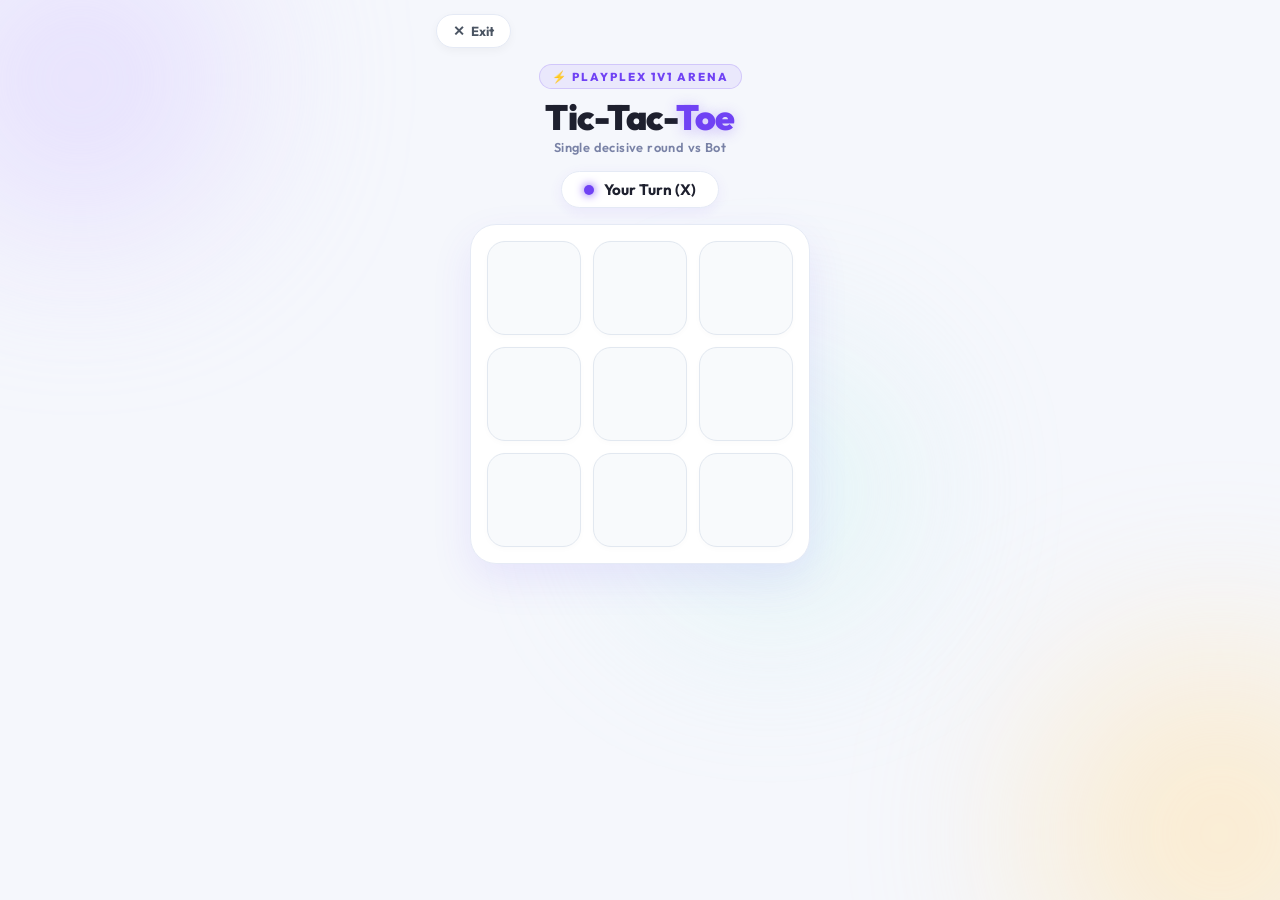
<file: index.html>
<!DOCTYPE html>
<html lang="en">

<head>
  <meta charset="UTF-8">
  <meta http-equiv="refresh" content="0; url=tictactoe/index.html">
  <title>PlayPlex Web Games</title>
</head>

<body
  style="background:#f5f7fc; color:#1e202e; font-family:'Outfit',sans-serif; display:flex; justify-content:center; align-items:center; height:100vh; margin:0;">
  <p>Loading PlayPlex Arena... <a href="tictactoe/index.html" style="color:#7042f4;">Click here if not redirected</a>
  </p>
</body>

</html>
</file>
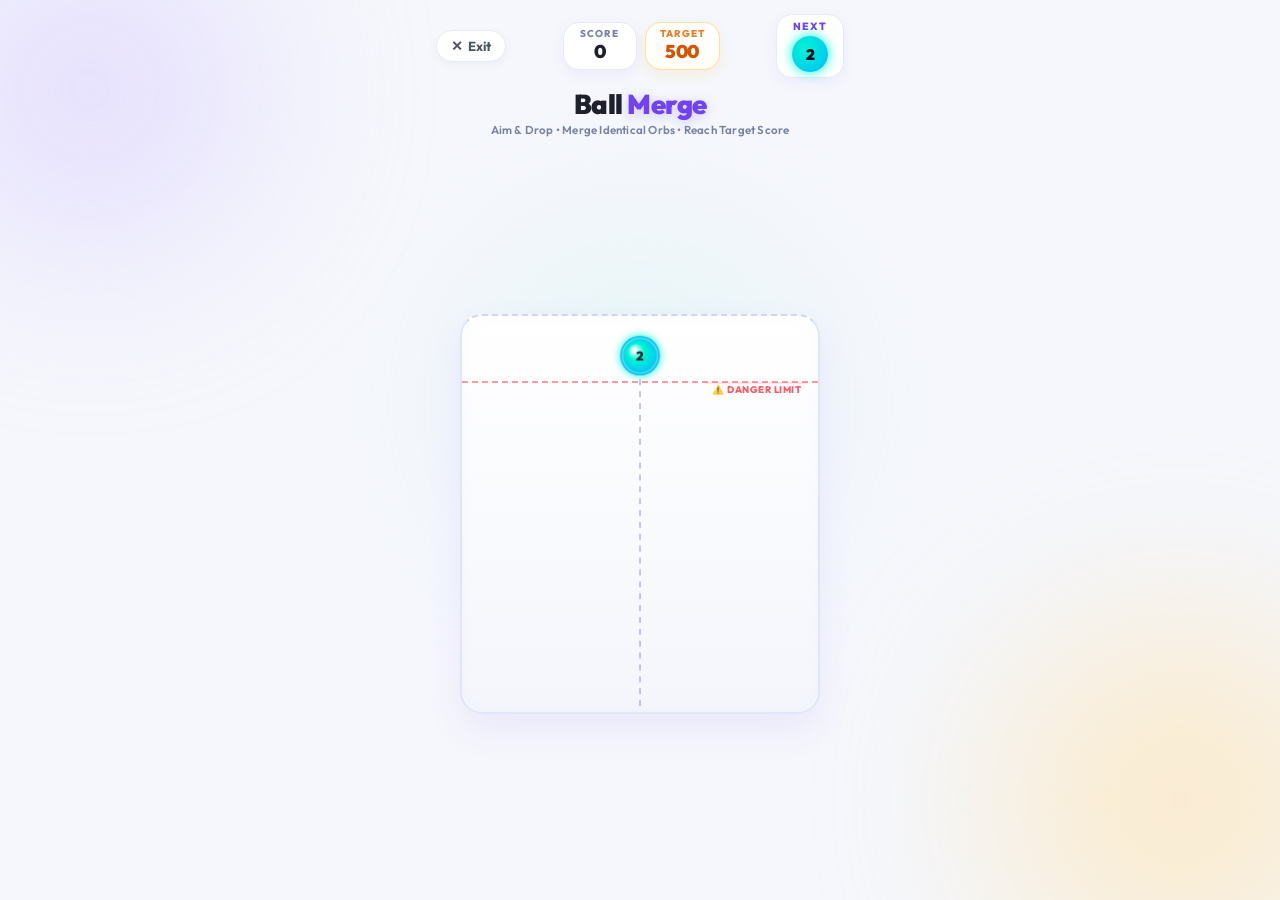
<file: ballmerge/index.html>
<!DOCTYPE html>
<html lang="en">

<head>
  <meta charset="UTF-8" />
  <meta name="viewport" content="width=device-width, initial-scale=1.0, maximum-scale=1.0, user-scalable=no" />
  <title>PlayPlex | Ball Merge 2048 Arena</title>
  <link rel="preconnect" href="https://fonts.googleapis.com" />
  <link rel="preconnect" href="https://fonts.gstatic.com" crossorigin />
  <link href="https://fonts.googleapis.com/css2?family=Outfit:wght@400;600;700;800;900&display=swap" rel="stylesheet" />
  <link rel="stylesheet" href="style.css" />
</head>

<body>
  <!-- Ambient Animated Background -->
  <div class="background-blobs">
    <div class="blob blob-1"></div>
    <div class="blob blob-2"></div>
    <div class="blob blob-3"></div>
  </div>

  <div class="app-container">
    <!-- Top Header & Navigation -->
    <header class="top-nav-bar">
      <button class="top-quit-btn" id="btnTopQuit" aria-label="Exit Game">
        <span class="quit-icon">✕</span>
        <span>Exit</span>
      </button>

      <div class="score-board">
        <div class="score-card">
          <span class="score-label">SCORE</span>
          <span class="score-val" id="currentScore">0</span>
        </div>
        <div class="score-card target-card">
          <span class="score-label">TARGET</span>
          <span class="score-val" id="targetScore">500</span>
        </div>
      </div>

      <!-- Next Ball Preview Indicator -->
      <div class="next-bubble-card" title="Next Ball">
        <span class="next-label">NEXT</span>
        <div class="next-preview-circle" id="nextBallPreview">
          <span id="nextBallText">2</span>
        </div>
      </div>
    </header>

    <!-- Game Title Banner -->
    <div class="game-meta-header">
      <div class="brand">
        <h1 class="game-title">Ball <span>Merge</span></h1>
        <p class="game-hint">Aim & Drop • Merge Identical Orbs • Reach Target Score</p>
      </div>
    </div>

    <!-- Physics Game Arena Canvas Wrapper -->
    <main class="game-arena-wrapper">
      <div class="arena-frame" id="arenaFrame">
        <canvas id="gameCanvas"></canvas>

        <!-- Danger Line Indicator -->
        <div class="danger-line" id="dangerLine">
          <span class="danger-label">⚠️ DANGER LIMIT</span>
        </div>
      </div>
    </main>

    <!-- Result / Game Over Modal Overlay -->
    <div class="modal-overlay" id="resultModal">
      <div class="modal-card">
        <div class="trophy-glow" id="modalGlow">🏆</div>
        <h2 class="modal-title" id="modalTitle">TARGET REACHED!</h2>
        <p class="modal-subtitle" id="modalSubtitle">Awesome match! You reached the target score.</p>

        <!-- Final Score Summary -->
        <div class="final-score-box">
          <div class="final-score-row">
            <span class="fs-label">Final Score</span>
            <span class="fs-value" id="modalFinalScore">0</span>
          </div>
          <div class="final-score-row">
            <span class="fs-label">Target Score</span>
            <span class="fs-value highlight" id="modalTargetScore">500</span>
          </div>
          <div class="final-score-row">
            <span class="fs-label">Highest Orb</span>
            <span class="fs-value" id="modalHighestOrb">64</span>
          </div>
        </div>

        <!-- Reward Badge (Dynamic Coin Credit) -->
        <div class="reward-box" id="rewardBox">
          <div class="coin-badge">
            <span class="coin-icon">🪙</span>
            <span class="coin-text" id="rewardText"></span>
          </div>
        </div>

        <div class="modal-actions" id="modalActions">
          <button class="action-btn btn-save" id="btnSavePoints">Save Points</button>
          <button class="action-btn btn-primary" id="btnPlayAgain">Play Again</button>
          <button class="action-btn btn-exit" id="btnExit">Exit Arena</button>
        </div>
      </div>
    </div>

    <!-- Celebration Confetti Overlay -->
    <canvas id="confettiCanvas"></canvas>
  </div>

  <script src="game.js"></script>
</body>

</html>
</file>
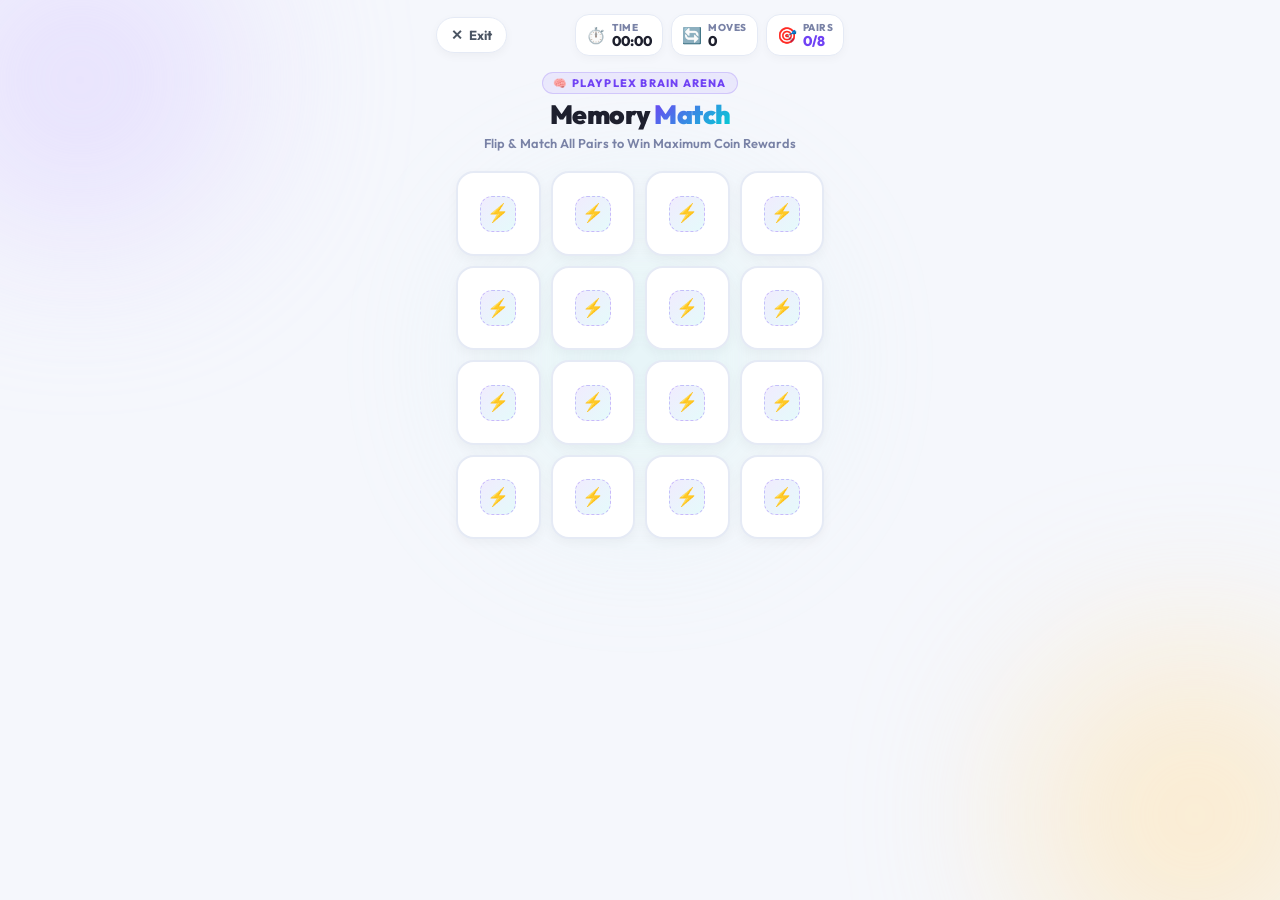
<file: memorymatch/index.html>
<!DOCTYPE html>
<html lang="en">

<head>
  <meta charset="UTF-8" />
  <meta name="viewport" content="width=device-width, initial-scale=1.0, maximum-scale=1.0, user-scalable=no" />
  <title>PlayPlex | Memory Match Arena</title>
  <link rel="preconnect" href="https://fonts.googleapis.com" />
  <link rel="preconnect" href="https://fonts.gstatic.com" crossorigin />
  <link href="https://fonts.googleapis.com/css2?family=Outfit:wght@400;600;700;800;900&display=swap" rel="stylesheet" />
  <link rel="stylesheet" href="style.css" />
</head>

<body>
  <!-- Ambient Animated Background -->
  <div class="background-blobs">
    <div class="blob blob-1"></div>
    <div class="blob blob-2"></div>
    <div class="blob blob-3"></div>
  </div>

  <div class="app-container">
    <!-- Top Navigation Bar with Exit / Quit Button & Dashboard -->
    <header class="top-nav-bar">
      <button class="top-quit-btn" id="btnTopQuit" aria-label="Exit Game">
        <span class="quit-icon">✕</span>
        <span>Exit</span>
      </button>

      <div class="stats-dashboard">
        <div class="stat-card timer-card">
          <span class="stat-icon">⏱️</span>
          <div class="stat-content">
            <span class="stat-label">TIME</span>
            <span class="stat-val" id="timeDisplay">00:00</span>
          </div>
        </div>

        <div class="stat-card moves-card">
          <span class="stat-icon">🔄</span>
          <div class="stat-content">
            <span class="stat-label">MOVES</span>
            <span class="stat-val" id="movesDisplay">0</span>
          </div>
        </div>

        <div class="stat-card pairs-card">
          <span class="stat-icon">🎯</span>
          <div class="stat-content">
            <span class="stat-label">PAIRS</span>
            <span class="stat-val" id="pairsDisplay">0/8</span>
          </div>
        </div>
      </div>
    </header>

    <!-- Header Banner -->
    <div class="game-meta-header">
      <div class="brand">
        <div class="game-badge">🧠 PLAYPLEX BRAIN ARENA</div>
        <h1 class="game-title">Memory <span>Match</span></h1>
        <p class="game-hint">Flip & Match All Pairs to Win Maximum Coin Rewards</p>
      </div>
    </div>

    <!-- Memory Card Grid Board -->
    <main class="grid-wrapper">
      <div class="cards-grid" id="cardsGrid">
        <!-- 16 Dynamic Memory Cards rendered via JavaScript -->
      </div>
    </main>

    <!-- Game Over / Victory Modal Overlay -->
    <div class="modal-overlay" id="resultModal">
      <div class="modal-card">
        <div class="trophy-glow" id="modalGlow">🏆</div>
        <h2 class="modal-title" id="modalTitle">PERFECT MATCH!</h2>
        <p class="modal-subtitle" id="modalSubtitle">You cleared all pairs with great memory!</p>

        <!-- Final Stats Summary -->
        <div class="final-score-box">
          <div class="final-score-row">
            <span class="fs-label">Time Taken</span>
            <span class="fs-value" id="modalFinalTime">00:45</span>
          </div>
          <div class="final-score-row">
            <span class="fs-label">Total Moves</span>
            <span class="fs-value" id="modalFinalMoves">16</span>
          </div>
          <div class="final-score-row">
            <span class="fs-label">Accuracy</span>
            <span class="fs-value highlight" id="modalAccuracy">100%</span>
          </div>
        </div>

        <!-- Reward Badge (Dynamic Coin Credit) -->
        <div class="reward-box" id="rewardBox">
          <div class="coin-badge">
            <span class="coin-icon">🪙</span>
            <span class="coin-text" id="rewardText">+100 Coins Earned</span>
          </div>
        </div>

        <!-- Action Buttons -->
        <div class="modal-actions" id="modalActions">
          <button class="action-btn btn-secondary" id="btnPlayAgain">Play Again</button>
          <button class="action-btn btn-save" id="btnSavePoints">Save Points</button>
          <button class="action-btn btn-exit" id="btnExit">Exit</button>
        </div>
      </div>
    </div>

    <!-- Canvas for Confetti Fireworks -->
    <canvas id="confettiCanvas"></canvas>
  </div>

  <script src="game.js"></script>
</body>

</html>
</file>
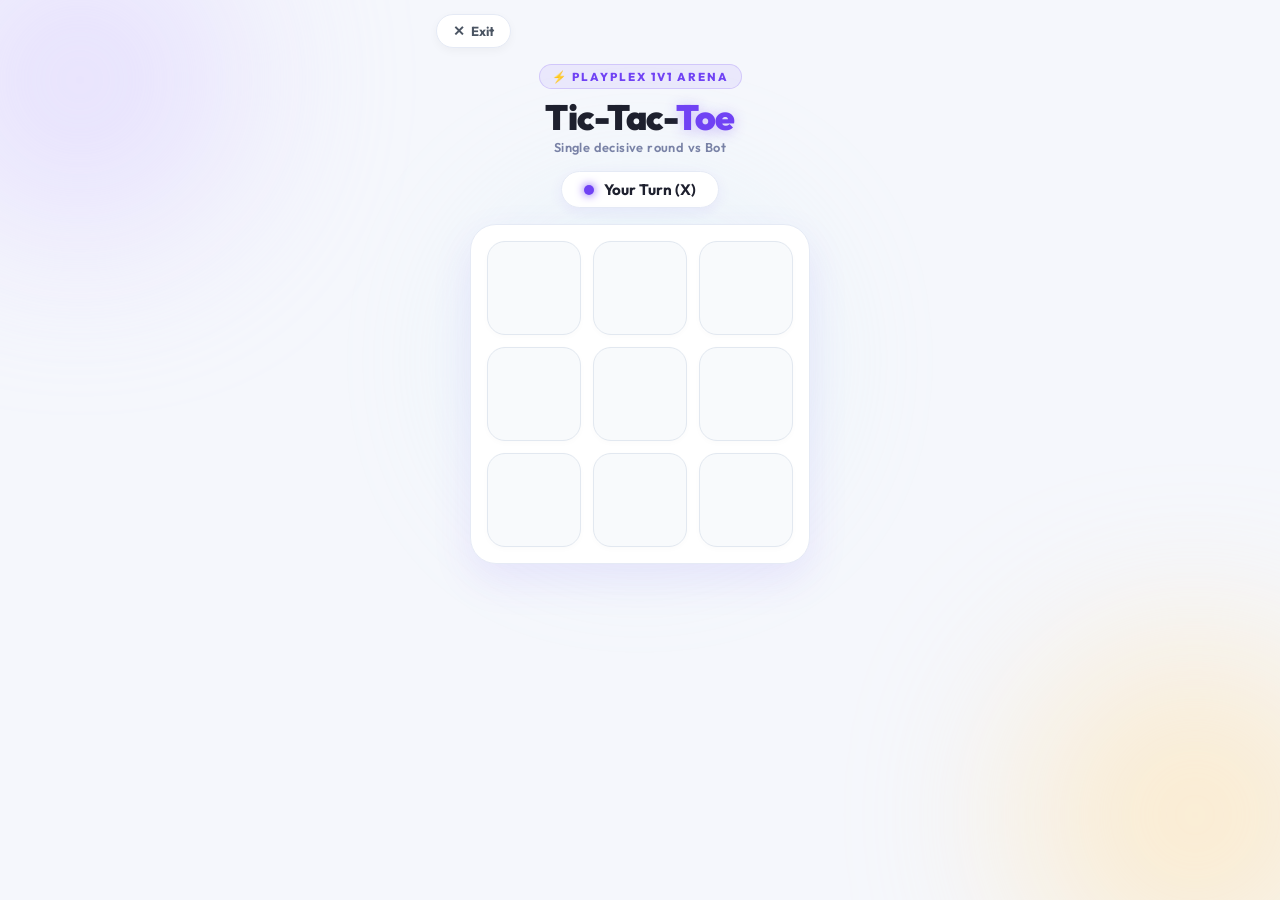
<file: tictactoe/index.html>
<!DOCTYPE html>
<html lang="en">

<head>
  <meta charset="UTF-8" />
  <meta name="viewport" content="width=device-width, initial-scale=1.0, maximum-scale=1.0, user-scalable=no" />
  <title>PlayPlex | Tic-Tac-Toe Arena</title>
  <link rel="preconnect" href="https://fonts.googleapis.com" />
  <link rel="preconnect" href="https://fonts.gstatic.com" crossorigin />
  <link href="https://fonts.googleapis.com/css2?family=Outfit:wght@400;600;700;800;900&display=swap" rel="stylesheet" />
  <link rel="stylesheet" href="style.css" />
</head>

<body>
  <div class="background-blobs">
    <div class="blob blob-1"></div>
    <div class="blob blob-2"></div>
    <div class="blob blob-3"></div>
  </div>

  <div class="app-container">
    <!-- Top Navigation Bar with Exit / Quit Button -->
    <div class="top-nav-bar">
      <button class="top-quit-btn" id="btnTopQuit" aria-label="Exit Game">
        <span class="quit-icon">✕</span>
        <span>Exit</span>
      </button>
    </div>

    <!-- Header -->
    <header class="game-header">
      <div class="brand">
        <div class="game-badge">⚡ PLAYPLEX 1V1 ARENA</div>
        <h1 class="game-title">Tic-Tac-<span>Toe</span></h1>
        <p class="game-hint">Single decisive round vs Bot</p>
      </div>
    </header>

    <!-- Turn Indicator -->
    <div class="turn-banner" id="turnBanner">
      <span class="turn-dot"></span>
      <span id="turnText">Your Turn (X)</span>
    </div>

    <!-- Game Board -->
    <main class="board-wrapper">
      <div class="board" id="board">
        <button class="cell" data-index="0" id="cell-0" aria-label="Cell 1"></button>
        <button class="cell" data-index="1" id="cell-1" aria-label="Cell 2"></button>
        <button class="cell" data-index="2" id="cell-2" aria-label="Cell 3"></button>
        <button class="cell" data-index="3" id="cell-3" aria-label="Cell 4"></button>
        <button class="cell" data-index="4" id="cell-4" aria-label="Cell 5"></button>
        <button class="cell" data-index="5" id="cell-5" aria-label="Cell 6"></button>
        <button class="cell" data-index="6" id="cell-6" aria-label="Cell 7"></button>
        <button class="cell" data-index="7" id="cell-7" aria-label="Cell 8"></button>
        <button class="cell" data-index="8" id="cell-8" aria-label="Cell 9"></button>

        <!-- Dynamic Win Strike Line -->
        <div class="strike-line" id="strikeLine"></div>
      </div>
    </main>

    <!-- Game Over Modal / Result Overlay -->
    <div class="modal-overlay" id="resultModal">
      <div class="modal-card">
        <div class="trophy-glow" id="modalGlow">🏆</div>
        <h2 class="modal-title" id="modalTitle">VICTORY!</h2>
        <p class="modal-subtitle" id="modalSubtitle">You defeated the Bot!</p>

        <div class="reward-box" id="rewardBox">
          <div class="coin-badge">
            <span class="coin-icon">🪙</span>
            <span class="coin-text" id="rewardText"></span>
          </div>
        </div>

        <div class="modal-actions" id="modalActions">
          <!-- Button dynamically rendered: Only appears if it's a DRAW to replay tiebreaker or on Defeat to play again -->
          <button class="action-btn btn-primary" id="btnReplayDraw" style="display: none;">Play Tiebreaker</button>
          <button class="action-btn btn-save" id="btnSavePoints">Save Points</button>
          <button class="action-btn btn-exit" id="btnExit">Exit</button>
        </div>
      </div>
    </div>

    <!-- Canvas for Celebratory Confetti -->
    <canvas id="confettiCanvas"></canvas>
  </div>

  <script src="game.js"></script>
</body>

</html>
</file>
<file: ballmerge/style.css>
:root {
  --bg-primary: #f5f7fc;
  --bg-secondary: #ffffff;
  --bg-glass: rgba(255, 255, 255, 0.92);
  --border-glass: rgba(112, 66, 244, 0.12);
  --border-card: #e5eaf5;
  --color-purple: #7042f4;
  --color-purple-dark: #582cd1;
  --color-purple-glow: rgba(112, 66, 244, 0.25);
  --color-cyan: #00d2d3;
  --color-cyan-glow: rgba(0, 210, 211, 0.3);
  --color-pink: #ff4757;
  --color-pink-glow: rgba(255, 71, 87, 0.3);
  --color-gold: #ffa502;
  --color-gold-glow: rgba(255, 165, 2, 0.3);
  --color-text: #1e202e;
  --color-muted: #7982a6;
  --font-family: 'Outfit', -apple-system, BlinkMacSystemFont, sans-serif;
  --border-radius: 20px;
}

* {
  margin: 0;
  padding: 0;
  box-sizing: border-box;
  -webkit-tap-highlight-color: transparent;
  user-select: none;
}

body {
  background-color: var(--bg-primary);
  font-family: var(--font-family);
  color: var(--color-text);
  min-height: 100vh;
  display: flex;
  justify-content: center;
  align-items: center;
  overflow-x: hidden;
  position: relative;
  touch-action: none;
}

/* Ambient animated background orbs */
.background-blobs {
  position: fixed;
  inset: 0;
  pointer-events: none;
  z-index: 0;
  overflow: hidden;
}

.blob {
  position: absolute;
  border-radius: 50%;
  filter: blur(85px);
  opacity: 0.55;
  animation: float 16s infinite alternate ease-in-out;
}

.blob-1 {
  width: 340px;
  height: 340px;
  background: #dcd0ff;
  top: -80px;
  left: -80px;
}

.blob-2 {
  width: 380px;
  height: 380px;
  background: #ffe3b0;
  bottom: -90px;
  right: -90px;
  animation-duration: 20s;
  animation-delay: -6s;
}

.blob-3 {
  width: 280px;
  height: 280px;
  background: #cbf3f0;
  top: 45%;
  left: 50%;
  transform: translate(-50%, -50%);
  opacity: 0.45;
}

@keyframes float {
  0% { transform: translate(0, 0) scale(1); }
  50% { transform: translate(45px, 35px) scale(1.12); }
  100% { transform: translate(-35px, 55px) scale(0.94); }
}

/* Main Mobile/App Container */
.app-container {
  position: relative;
  z-index: 1;
  width: 100%;
  max-width: 440px;
  min-height: 100vh;
  padding: 14px 16px 20px 16px;
  display: flex;
  flex-direction: column;
  justify-content: space-between;
  align-items: center;
  gap: 12px;
}

/* Top Navigation Bar */
.top-nav-bar {
  width: 100%;
  display: flex;
  justify-content: space-between;
  align-items: center;
  gap: 10px;
}

.top-quit-btn {
  background: #ffffff;
  border: 1.5px solid var(--border-card);
  box-shadow: 0 3px 10px rgba(0, 0, 0, 0.04);
  color: #4b5563;
  font-family: inherit;
  font-size: 0.82rem;
  font-weight: 700;
  padding: 6px 14px;
  border-radius: 18px;
  cursor: pointer;
  display: inline-flex;
  align-items: center;
  gap: 5px;
  transition: all 0.2s cubic-bezier(0.34, 1.56, 0.64, 1);
  outline: none;
}

.top-quit-btn .quit-icon {
  font-size: 0.85rem;
  font-weight: 900;
}

.top-quit-btn:hover {
  background: rgba(239, 68, 68, 0.1);
  border-color: rgba(239, 68, 68, 0.3);
  color: #ef4444;
  transform: translateY(-2px);
  box-shadow: 0 4px 14px rgba(239, 68, 68, 0.18);
}

.top-quit-btn:active {
  transform: scale(0.95);
}

/* Score Counters */
.score-board {
  display: flex;
  align-items: center;
  gap: 8px;
}

.score-card {
  background: #ffffff;
  border: 1.5px solid var(--border-card);
  border-radius: 16px;
  padding: 6px 14px;
  text-align: center;
  min-width: 74px;
  box-shadow: 0 4px 14px rgba(112, 66, 244, 0.07);
}

.score-label {
  display: block;
  font-size: 0.62rem;
  font-weight: 800;
  letter-spacing: 1px;
  color: var(--color-muted);
  line-height: 1;
  margin-bottom: 2px;
}

.score-val {
  font-size: 1.15rem;
  font-weight: 900;
  color: var(--color-text);
  letter-spacing: -0.3px;
}

.target-card {
  background: linear-gradient(180deg, #ffffff 0%, #fffdf5 100%);
  border-color: rgba(255, 165, 2, 0.35);
  box-shadow: 0 4px 14px rgba(255, 165, 2, 0.12);
}

.target-card .score-label {
  color: #e67e22;
}

.target-card .score-val {
  color: #d35400;
}

/* Next Ball Preview Bubble */
.next-bubble-card {
  background: #ffffff;
  border: 1.5px solid var(--border-card);
  border-radius: 16px;
  padding: 5px 12px;
  display: flex;
  flex-direction: column;
  align-items: center;
  justify-content: center;
  min-width: 68px;
  box-shadow: 0 4px 14px rgba(112, 66, 244, 0.07);
}

.next-label {
  font-size: 0.65rem;
  font-weight: 800;
  color: var(--color-purple);
  letter-spacing: 1.2px;
  margin-bottom: 3px;
}

.next-preview-circle {
  width: 36px;
  height: 36px;
  border-radius: 50%;
  background: radial-gradient(circle at 35% 35%, #00f5d4, #00bbf9);
  display: flex;
  align-items: center;
  justify-content: center;
  box-shadow: 0 2px 10px rgba(0, 210, 211, 0.4);
  font-size: 0.95rem;
  font-weight: 900;
  color: #0b0c1e;
  transition: all 0.2s cubic-bezier(0.34, 1.56, 0.64, 1);
}

/* Game Title Banner */
.game-meta-header {
  text-align: center;
  width: 100%;
}

.game-title {
  font-size: 1.7rem;
  font-weight: 900;
  letter-spacing: -0.5px;
  line-height: 1.1;
  color: var(--color-text);
}

.game-title span {
  color: var(--color-purple);
  text-shadow: 0 2px 12px var(--color-purple-glow);
}

.game-hint {
  font-size: 0.72rem;
  color: var(--color-muted);
  font-weight: 600;
  letter-spacing: 0.2px;
  margin-top: 2px;
}

/* Physics Arena Frame & Canvas */
.game-arena-wrapper {
  width: 100%;
  flex: 1;
  display: flex;
  justify-content: center;
  align-items: center;
  padding: 2px 0;
}

.arena-frame {
  position: relative;
  width: 100%;
  max-width: 360px;
  height: 400px;
  background: linear-gradient(180deg, #ffffff 0%, #f4f6fc 100%);
  border: 2px solid #e0e6f6;
  border-top: 2px dashed #cfd7ec;
  border-radius: 22px;
  box-shadow: 0 16px 36px rgba(112, 66, 244, 0.08), inset 0 0 20px rgba(112, 66, 244, 0.02);
  overflow: hidden;
  touch-action: none;
}

#gameCanvas {
  display: block;
  width: 100%;
  height: 100%;
  cursor: grab;
}

#gameCanvas:active {
  cursor: grabbing;
}

/* Danger Line */
.danger-line {
  position: absolute;
  top: 65px;
  left: 0;
  right: 0;
  height: 2px;
  border-top: 2px dashed rgba(255, 71, 87, 0.55);
  pointer-events: none;
  display: flex;
  justify-content: flex-end;
  padding-right: 10px;
  z-index: 10;
  transition: all 0.3s ease;
}

.danger-label {
  font-size: 0.6rem;
  font-weight: 800;
  color: var(--color-pink);
  background: rgba(255, 71, 87, 0.12);
  padding: 1px 7px;
  border-radius: 8px;
  transform: translateY(-50%);
  letter-spacing: 0.5px;
  opacity: 0.9;
}

.danger-line.active-danger {
  border-top-color: #ff4757;
  animation: dangerPulse 0.8s infinite alternate;
}

@keyframes dangerPulse {
  0% { opacity: 0.7; filter: drop-shadow(0 0 4px #ff4757); }
  100% { opacity: 1; filter: drop-shadow(0 0 12px #ff4757); }
}

/* Modal Overlay */
.modal-overlay {
  position: fixed;
  inset: 0;
  background: rgba(18, 20, 36, 0.55);
  backdrop-filter: blur(8px);
  z-index: 100;
  display: flex;
  justify-content: center;
  align-items: center;
  padding: 20px;
  opacity: 0;
  pointer-events: none;
  transition: all 0.35s cubic-bezier(0.16, 1, 0.3, 1);
}

.modal-overlay.active {
  opacity: 1;
  pointer-events: auto;
}

.modal-card {
  background: #ffffff;
  border: 1.5px solid var(--border-card);
  border-radius: 28px;
  width: 100%;
  max-width: 325px;
  padding: 28px 22px;
  text-align: center;
  box-shadow: 0 25px 60px rgba(112, 66, 244, 0.22);
  transform: scale(0.85) translateY(20px);
  transition: all 0.35s cubic-bezier(0.34, 1.56, 0.64, 1);
}

.modal-overlay.active .modal-card {
  transform: scale(1) translateY(0);
}

.modal-overlay.card-hidden .modal-card {
  opacity: 0;
  transform: scale(0.8) translateY(20px);
  pointer-events: none;
  transition: opacity 0.3s ease, transform 0.3s ease;
}

.trophy-glow {
  font-size: 3.2rem;
  margin-bottom: 6px;
  animation: bounceGlow 1.6s infinite alternate ease-in-out;
}

@keyframes bounceGlow {
  0% { transform: translateY(0) scale(1); filter: drop-shadow(0 0 10px rgba(255, 165, 2, 0.4)); }
  100% { transform: translateY(-7px) scale(1.08); filter: drop-shadow(0 0 24px rgba(255, 165, 2, 0.8)); }
}

.modal-title {
  font-size: 1.7rem;
  font-weight: 900;
  letter-spacing: 0.5px;
  margin-bottom: 3px;
  color: var(--color-text);
}

.modal-subtitle {
  color: var(--color-muted);
  font-size: 0.85rem;
  margin-bottom: 16px;
  line-height: 1.35;
}

.final-score-box {
  background: #f8fafc;
  border: 1.5px solid #e2e8f0;
  border-radius: 16px;
  padding: 12px 16px;
  margin-bottom: 14px;
  display: flex;
  flex-direction: column;
  gap: 8px;
}

.final-score-row {
  display: flex;
  justify-content: space-between;
  align-items: center;
}

.fs-label {
  font-size: 0.82rem;
  font-weight: 700;
  color: var(--color-muted);
}

.fs-value {
  font-size: 1.05rem;
  font-weight: 900;
  color: var(--color-text);
}

.fs-value.highlight {
  color: var(--color-purple);
}

.reward-box {
  background: #fff9eb;
  border: 1.5px solid #fed7aa;
  border-radius: 16px;
  padding: 10px 14px;
  margin-bottom: 18px;
  display: flex;
  justify-content: center;
  align-items: center;
}

.coin-badge {
  display: flex;
  align-items: center;
  gap: 6px;
  color: #d97706;
  font-weight: 800;
  font-size: 1.05rem;
}

.modal-actions {
  display: flex;
  flex-direction: column;
  gap: 9px;
  width: 100%;
}

.action-btn {
  width: 100%;
  border: none;
  font-family: inherit;
  font-size: 0.95rem;
  font-weight: 800;
  padding: 12px;
  border-radius: 15px;
  cursor: pointer;
  transition: all 0.2s ease;
  display: flex;
  align-items: center;
  justify-content: center;
  gap: 7px;
}

.btn-save {
  background: linear-gradient(135deg, #ffbe18, #ff9f1a);
  color: #ffffff;
  box-shadow: 0 4px 16px rgba(255, 159, 26, 0.35);
}

.btn-save:hover {
  transform: translateY(-2px);
  box-shadow: 0 6px 20px rgba(255, 159, 26, 0.5);
}

.btn-primary {
  background: linear-gradient(135deg, #7042f4, #582cd1);
  color: #ffffff;
  box-shadow: 0 4px 16px rgba(112, 66, 244, 0.35);
}

.btn-primary:hover {
  transform: translateY(-2px);
  box-shadow: 0 6px 20px rgba(112, 66, 244, 0.5);
}

.btn-exit {
  background: #f1f5f9;
  color: #475569;
  border: 1.5px solid #e2e8f0;
}

.btn-exit:hover {
  background: rgba(239, 68, 68, 0.12);
  border-color: rgba(239, 68, 68, 0.3);
  color: #ef4444;
  transform: translateY(-2px);
}

.btn-save:active,
.btn-primary:active,
.btn-exit:active {
  transform: scale(0.96);
}

#confettiCanvas {
  position: fixed;
  inset: 0;
  pointer-events: none;
  z-index: 99;
}
</file>
<file: memorymatch/style.css>
:root {
  --bg-primary: #f5f7fc;
  --bg-secondary: #ffffff;
  --bg-glass: rgba(255, 255, 255, 0.95);
  --border-glass: #e5eaf5;
  --border-card: #e5eaf5;
  --color-primary: #7042f4;
  --color-primary-glow: rgba(112, 66, 244, 0.25);
  --color-accent: #00d2d3;
  --color-accent-glow: rgba(0, 210, 211, 0.25);
  --color-gold: #ffa502;
  --color-gold-glow: rgba(255, 165, 2, 0.3);
  --color-success: #10b981;
  --color-success-glow: rgba(16, 185, 129, 0.25);
  --color-danger: #ef4444;
  --color-text: #1e202e;
  --color-muted: #7982a6;
  --font-family: 'Outfit', -apple-system, BlinkMacSystemFont, sans-serif;
  --border-radius: 18px;
}

* {
  margin: 0;
  padding: 0;
  box-sizing: border-box;
  -webkit-tap-highlight-color: transparent;
  user-select: none;
}

body {
  background-color: var(--bg-primary);
  font-family: var(--font-family);
  color: var(--color-text);
  min-height: 100vh;
  display: flex;
  justify-content: center;
  align-items: center;
  overflow-x: hidden;
  position: relative;
}

/* Background animated glow blobs */
.background-blobs {
  position: fixed;
  inset: 0;
  pointer-events: none;
  z-index: 0;
  overflow: hidden;
}

.blob {
  position: absolute;
  border-radius: 50%;
  filter: blur(85px);
  opacity: 0.55;
  animation: float 14s infinite alternate ease-in-out;
}

.blob-1 {
  width: 320px;
  height: 320px;
  background: #dcd0ff;
  top: -80px;
  left: -80px;
}

.blob-2 {
  width: 350px;
  height: 350px;
  background: #ffe3b0;
  bottom: -90px;
  right: -90px;
  animation-duration: 18s;
  animation-delay: -5s;
}

.blob-3 {
  width: 260px;
  height: 260px;
  background: #cbf3f0;
  top: 40%;
  left: 50%;
  transform: translate(-50%, -50%);
  opacity: 0.45;
}

@keyframes float {
  0% { transform: translate(0, 0) scale(1); }
  50% { transform: translate(40px, 30px) scale(1.1); }
  100% { transform: translate(-30px, 50px) scale(0.95); }
}

/* Main Container */
.app-container {
  position: relative;
  z-index: 1;
  width: 100%;
  max-width: 440px;
  min-height: 100vh;
  padding: 14px 16px 24px 16px;
  display: flex;
  flex-direction: column;
  justify-content: flex-start;
  align-items: center;
  gap: 12px;
}

/* Top Navigation Bar & Dashboard */
.top-nav-bar {
  width: 100%;
  display: flex;
  justify-content: space-between;
  align-items: center;
  gap: 10px;
}

.top-quit-btn {
  background: #ffffff;
  border: 1.5px solid var(--border-card);
  box-shadow: 0 3px 10px rgba(0, 0, 0, 0.04);
  color: #4b5563;
  font-family: inherit;
  font-size: 0.82rem;
  font-weight: 700;
  padding: 8px 14px;
  border-radius: 20px;
  cursor: pointer;
  display: inline-flex;
  align-items: center;
  gap: 6px;
  transition: all 0.2s cubic-bezier(0.34, 1.56, 0.64, 1);
  outline: none;
  flex-shrink: 0;
}

.top-quit-btn .quit-icon {
  font-size: 0.85rem;
  font-weight: 900;
}

.top-quit-btn:hover {
  background: rgba(239, 68, 68, 0.1);
  border-color: rgba(239, 68, 68, 0.3);
  color: #ef4444;
  transform: translateY(-2px);
  box-shadow: 0 4px 14px rgba(239, 68, 68, 0.18);
}

.top-quit-btn:active {
  transform: scale(0.95);
}

/* Stats Dashboard */
.stats-dashboard {
  display: flex;
  align-items: center;
  gap: 8px;
}

.stat-card {
  background: #ffffff;
  border: 1.5px solid var(--border-card);
  border-radius: 14px;
  padding: 6px 10px;
  display: flex;
  align-items: center;
  gap: 6px;
  box-shadow: 0 3px 10px rgba(0, 0, 0, 0.03);
}

.stat-icon {
  font-size: 1rem;
}

.stat-content {
  display: flex;
  flex-direction: column;
}

.stat-label {
  font-size: 0.62rem;
  font-weight: 800;
  color: var(--color-muted);
  letter-spacing: 0.5px;
}

.stat-val {
  font-size: 0.88rem;
  font-weight: 800;
  color: var(--color-text);
  line-height: 1.1;
}

.stat-card.pairs-card .stat-val {
  color: var(--color-primary);
}

/* Game Meta Header */
.game-meta-header {
  width: 100%;
  text-align: center;
  margin-top: 4px;
  margin-bottom: 2px;
}

.brand {
  display: flex;
  flex-direction: column;
  align-items: center;
  gap: 4px;
}

.game-badge {
  font-size: 0.68rem;
  font-weight: 800;
  letter-spacing: 1.2px;
  color: var(--color-primary);
  background: rgba(112, 66, 244, 0.08);
  padding: 3px 10px;
  border-radius: 20px;
  border: 1px solid rgba(112, 66, 244, 0.2);
  display: inline-block;
}

.game-title {
  font-size: 1.65rem;
  font-weight: 900;
  letter-spacing: -0.5px;
  color: var(--color-text);
}

.game-title span {
  color: var(--color-primary);
  background: linear-gradient(135deg, #7042f4, #00d2d3);
  -webkit-background-clip: text;
  -webkit-text-fill-color: transparent;
}

.game-hint {
  font-size: 0.8rem;
  font-weight: 600;
  color: var(--color-muted);
}

/* Cards Grid Board Wrapper */
.grid-wrapper {
  width: 100%;
  max-width: 380px;
  margin: 0 auto;
  aspect-ratio: 1 / 1;
  display: flex;
  justify-content: center;
  align-items: center;
}

.cards-grid {
  width: 100%;
  height: 100%;
  display: grid;
  grid-template-columns: repeat(4, 1fr);
  grid-template-rows: repeat(4, 1fr);
  gap: 10px;
  padding: 6px;
}

/* 3D Flip Card Component */
.card {
  perspective: 1000px;
  cursor: pointer;
  position: relative;
  background: transparent;
  border: none;
  outline: none;
  border-radius: var(--border-radius);
  aspect-ratio: 1 / 1;
}

.card-inner {
  position: relative;
  width: 100%;
  height: 100%;
  text-align: center;
  transition: transform 0.45s cubic-bezier(0.34, 1.56, 0.64, 1);
  transform-style: preserve-3d;
  border-radius: var(--border-radius);
}

.card.flipped .card-inner,
.card.matched .card-inner {
  transform: rotateY(180deg);
}

.card-front,
.card-back {
  position: absolute;
  inset: 0;
  width: 100%;
  height: 100%;
  backface-visibility: hidden;
  border-radius: var(--border-radius);
  display: flex;
  justify-content: center;
  align-items: center;
  transition: all 0.25s ease;
}

/* Card Front (Face Down - Hidden) */
.card-front {
  background: #ffffff;
  border: 2px solid var(--border-card);
  box-shadow: 0 4px 12px rgba(0, 0, 0, 0.04), inset 0 0 0 1px rgba(255, 255, 255, 0.8);
  color: var(--color-muted);
}

.card-pattern {
  width: 36px;
  height: 36px;
  border-radius: 12px;
  background: linear-gradient(135deg, rgba(112, 66, 244, 0.1), rgba(0, 210, 211, 0.1));
  border: 1.5px dashed rgba(112, 66, 244, 0.3);
  display: flex;
  justify-content: center;
  align-items: center;
  font-size: 1.1rem;
  color: var(--color-primary);
  transition: transform 0.2s cubic-bezier(0.34, 1.56, 0.64, 1);
}

.card:hover:not(.flipped):not(.matched) .card-front {
  border-color: rgba(112, 66, 244, 0.4);
  transform: translateY(-2px);
  box-shadow: 0 8px 20px rgba(112, 66, 244, 0.12);
}

.card:hover:not(.flipped):not(.matched) .card-pattern {
  transform: scale(1.1);
}

.card:active:not(.flipped):not(.matched) .card-inner {
  transform: scale(0.94);
}

/* Card Back (Face Up - Revealed Icon) */
.card-back {
  background: #ffffff;
  border: 2px solid var(--border-card);
  transform: rotateY(180deg);
  box-shadow: 0 6px 16px rgba(0, 0, 0, 0.06);
  font-size: 2.1rem;
}

/* Matched Card Style */
.card.matched .card-back {
  background: #f0fdf4;
  border-color: var(--color-success);
  box-shadow: 0 0 16px var(--color-success-glow);
  animation: matchPulse 0.45s cubic-bezier(0.34, 1.56, 0.64, 1);
}

@keyframes matchPulse {
  0% { transform: rotateY(180deg) scale(0.9); }
  50% { transform: rotateY(180deg) scale(1.12); }
  100% { transform: rotateY(180deg) scale(1); }
}

/* Mismatched Shake Animation */
.card.shake .card-inner {
  animation: shakeCard 0.4s ease;
}

@keyframes shakeCard {
  0%, 100% { transform: rotateY(180deg) translateX(0); }
  25% { transform: rotateY(180deg) translateX(-5px); }
  75% { transform: rotateY(180deg) translateX(5px); }
}

/* Modal Overlay & Card */
.modal-overlay {
  position: fixed;
  inset: 0;
  background: rgba(15, 17, 30, 0.55);
  backdrop-filter: blur(8px);
  -webkit-backdrop-filter: blur(8px);
  z-index: 99;
  display: flex;
  justify-content: center;
  align-items: center;
  padding: 20px;
  opacity: 0;
  pointer-events: none;
  transition: opacity 0.3s ease;
}

.modal-overlay.active {
  opacity: 1;
  pointer-events: auto;
}

.modal-overlay.card-hidden .modal-card {
  opacity: 0;
  transform: scale(0.9) translateY(20px);
  pointer-events: none;
}

.modal-card {
  background: #ffffff;
  border: 1.5px solid var(--border-card);
  border-radius: 24px;
  padding: 28px 24px;
  width: 100%;
  max-width: 360px;
  text-align: center;
  box-shadow: 0 20px 40px rgba(0, 0, 0, 0.12);
  transform: scale(0.92) translateY(10px);
  transition: all 0.35s cubic-bezier(0.34, 1.56, 0.64, 1);
}

.modal-overlay.active .modal-card {
  transform: scale(1) translateY(0);
}

.trophy-glow {
  font-size: 3.5rem;
  margin-bottom: 8px;
  display: inline-block;
  animation: bounce 1.2s infinite alternate ease-in-out;
}

@keyframes bounce {
  0% { transform: translateY(0) scale(1); }
  100% { transform: translateY(-8px) scale(1.08); }
}

.modal-title {
  font-size: 1.55rem;
  font-weight: 900;
  color: var(--color-text);
  margin-bottom: 4px;
}

.modal-subtitle {
  font-size: 0.85rem;
  color: var(--color-muted);
  font-weight: 600;
  margin-bottom: 16px;
}

/* Final Score Box */
.final-score-box {
  background: #f8fafc;
  border: 1.5px solid var(--border-card);
  border-radius: 16px;
  padding: 12px 16px;
  display: flex;
  flex-direction: column;
  gap: 8px;
  margin-bottom: 16px;
}

.final-score-row {
  display: flex;
  justify-content: space-between;
  align-items: center;
  font-size: 0.88rem;
}

.fs-label {
  color: var(--color-muted);
  font-weight: 700;
}

.fs-value {
  color: var(--color-text);
  font-weight: 800;
}

.fs-value.highlight {
  color: var(--color-primary);
  font-weight: 900;
}

/* Reward Badge */
.reward-box {
  margin-bottom: 20px;
  display: flex;
  justify-content: center;
}

.coin-badge {
  background: #fff8e6;
  border: 1.5px solid #ffe3b0;
  color: #b45309;
  padding: 8px 18px;
  border-radius: 20px;
  font-weight: 800;
  font-size: 0.95rem;
  display: inline-flex;
  align-items: center;
  gap: 8px;
  box-shadow: 0 4px 12px rgba(255, 165, 2, 0.15);
}

.coin-icon {
  font-size: 1.2rem;
}

/* Action Buttons */
.modal-actions {
  display: flex;
  flex-direction: column;
  gap: 10px;
}

.action-btn {
  width: 100%;
  padding: 13px 18px;
  border-radius: 14px;
  font-family: inherit;
  font-size: 0.95rem;
  font-weight: 800;
  border: none;
  cursor: pointer;
  outline: none;
  transition: all 0.2s cubic-bezier(0.34, 1.56, 0.64, 1);
}

.btn-secondary {
  background: #f1f5f9;
  color: #334155;
  border: 1.5px solid var(--border-card);
}

.btn-secondary:hover {
  background: #e2e8f0;
  transform: translateY(-2px);
}

.btn-save {
  background: linear-gradient(135deg, #7042f4, #5b28e6);
  color: #ffffff;
  box-shadow: 0 6px 16px rgba(112, 66, 244, 0.3);
}

.btn-save:hover {
  transform: translateY(-2px);
  box-shadow: 0 8px 20px rgba(112, 66, 244, 0.4);
}

.btn-save:disabled {
  background: #10b981;
  color: #ffffff;
  box-shadow: none;
  cursor: default;
  transform: none;
}

.btn-exit {
  background: transparent;
  color: var(--color-muted);
  font-size: 0.88rem;
  padding: 8px;
}

.btn-exit:hover {
  color: var(--color-danger);
}

.action-btn:active {
  transform: scale(0.97);
}

/* Confetti Canvas */
#confettiCanvas {
  position: fixed;
  inset: 0;
  pointer-events: none;
  z-index: 100;
  width: 100%;
  height: 100%;
}

/* Mobile Responsiveness */
@media (max-width: 360px) {
  .app-container {
    padding: 10px 12px;
    gap: 8px;
  }

  .game-title {
    font-size: 1.45rem;
  }

  .cards-grid {
    gap: 7px;
  }

  .card-back {
    font-size: 1.7rem;
  }

  .stat-card {
    padding: 4px 8px;
  }
}
</file>
<file: tictactoe/style.css>
:root {
  --bg-primary: #f5f7fc;
  --bg-secondary: #ffffff;
  --bg-glass: rgba(255, 255, 255, 0.95);
  --border-glass: #e5eaf5;
  --border-card: #e5eaf5;
  --color-x: #7042f4;
  --color-x-glow: rgba(112, 66, 244, 0.3);
  --color-o: #ff4757;
  --color-o-glow: rgba(255, 71, 87, 0.3);
  --color-gold: #ffa502;
  --color-text: #1e202e;
  --color-muted: #7982a6;
  --font-family: 'Outfit', -apple-system, BlinkMacSystemFont, sans-serif;
  --border-radius: 18px;
}

* {
  margin: 0;
  padding: 0;
  box-sizing: border-box;
  -webkit-tap-highlight-color: transparent;
  user-select: none;
}

body {
  background-color: var(--bg-primary);
  font-family: var(--font-family);
  color: var(--color-text);
  min-height: 100vh;
  display: flex;
  justify-content: center;
  align-items: center;
  overflow-x: hidden;
  position: relative;
}

/* Background animated glow orbs */
.background-blobs {
  position: fixed;
  inset: 0;
  pointer-events: none;
  z-index: 0;
  overflow: hidden;
}

.blob {
  position: absolute;
  border-radius: 50%;
  filter: blur(85px);
  opacity: 0.55;
  animation: float 14s infinite alternate ease-in-out;
}

.blob-1 {
  width: 320px;
  height: 320px;
  background: #dcd0ff;
  top: -80px;
  left: -80px;
}

.blob-2 {
  width: 350px;
  height: 350px;
  background: #ffe3b0;
  bottom: -90px;
  right: -90px;
  animation-duration: 18s;
  animation-delay: -5s;
}

.blob-3 {
  width: 260px;
  height: 260px;
  background: #cbf3f0;
  top: 40%;
  left: 50%;
  transform: translate(-50%, -50%);
  opacity: 0.45;
}

@keyframes float {
  0% { transform: translate(0, 0) scale(1); }
  50% { transform: translate(40px, 30px) scale(1.1); }
  100% { transform: translate(-30px, 50px) scale(0.95); }
}

/* Main Container */
.app-container {
  position: relative;
  z-index: 1;
  width: 100%;
  max-width: 440px;
  min-height: 100vh;
  padding: 14px 16px 24px 16px;
  display: flex;
  flex-direction: column;
  justify-content: flex-start;
  align-items: center;
  gap: 16px;
}

/* Top Navigation Bar */
.top-nav-bar {
  width: 100%;
  display: flex;
  justify-content: flex-start;
  align-items: center;
}

.top-quit-btn {
  background: #ffffff;
  border: 1.5px solid var(--border-card);
  box-shadow: 0 3px 10px rgba(0, 0, 0, 0.04);
  color: #4b5563;
  font-family: inherit;
  font-size: 0.82rem;
  font-weight: 700;
  padding: 7px 16px;
  border-radius: 20px;
  cursor: pointer;
  display: inline-flex;
  align-items: center;
  gap: 6px;
  transition: all 0.2s cubic-bezier(0.34, 1.56, 0.64, 1);
  outline: none;
}

.top-quit-btn .quit-icon {
  font-size: 0.85rem;
  font-weight: 900;
}

.top-quit-btn:hover {
  background: rgba(239, 68, 68, 0.1);
  border-color: rgba(239, 68, 68, 0.3);
  color: #ef4444;
  transform: translateY(-2px);
  box-shadow: 0 4px 14px rgba(239, 68, 68, 0.18);
}

.top-quit-btn:active {
  transform: scale(0.95);
}

/* Header */
.game-header {
  width: 100%;
  display: flex;
  flex-direction: column;
  align-items: center;
  gap: 6px;
}

.brand {
  text-align: center;
}

.game-badge {
  display: inline-block;
  font-size: 0.72rem;
  font-weight: 800;
  letter-spacing: 2px;
  color: var(--color-x);
  background: rgba(112, 66, 244, 0.08);
  padding: 4px 12px;
  border-radius: 20px;
  border: 1px solid rgba(112, 66, 244, 0.2);
  margin-bottom: 6px;
}

.game-title {
  font-size: 2.2rem;
  font-weight: 900;
  letter-spacing: -0.5px;
  color: var(--color-text);
}

.game-title span {
  color: var(--color-x);
  text-shadow: 0 2px 14px var(--color-x-glow);
}

.game-hint {
  font-size: 0.8rem;
  color: var(--color-muted);
  font-weight: 600;
  letter-spacing: 0.4px;
}

/* Turn Banner */
.turn-banner {
  display: inline-flex;
  align-items: center;
  gap: 10px;
  background: #ffffff;
  box-shadow: 0 4px 14px rgba(112, 66, 244, 0.08);
  padding: 8px 22px;
  border-radius: 30px;
  border: 1.5px solid var(--border-card);
  font-size: 0.95rem;
  font-weight: 700;
  color: var(--color-text);
}

.turn-dot {
  width: 10px;
  height: 10px;
  border-radius: 50%;
  background: var(--color-x);
  box-shadow: 0 0 10px var(--color-x);
  transition: all 0.3s ease;
}

.turn-banner.o-turn .turn-dot {
  background: var(--color-o);
  box-shadow: 0 0 10px var(--color-o);
}

/* Game Board */
.board-wrapper {
  width: 100%;
  display: flex;
  justify-content: center;
}

.board {
  position: relative;
  width: 100%;
  max-width: 340px;
  aspect-ratio: 1 / 1;
  display: grid;
  grid-template-columns: repeat(3, 1fr);
  grid-template-rows: repeat(3, 1fr);
  gap: 12px;
  background: #ffffff;
  padding: 16px;
  border-radius: 26px;
  border: 1.5px solid var(--border-card);
  box-shadow: 0 16px 40px rgba(112, 66, 244, 0.1);
}

.cell {
  background: #f8fafc;
  border: 1.5px solid #e2e8f0;
  border-radius: 18px;
  display: flex;
  align-items: center;
  justify-content: center;
  cursor: pointer;
  position: relative;
  font-size: 3rem;
  font-weight: 900;
  font-family: inherit;
  transition: all 0.2s cubic-bezier(0.34, 1.56, 0.64, 1);
  outline: none;
  box-shadow: 0 2px 6px rgba(0, 0, 0, 0.02);
}

.cell:hover:not(.taken) {
  background: #f1f5f9;
  transform: scale(0.96);
  border-color: #cbd5e1;
}

.cell:disabled,
.cell.taken {
  pointer-events: none;
}

.cell:active:not(.taken) {
  transform: scale(0.92);
}

.cell.x-mark {
  color: var(--color-x);
  text-shadow: 0 2px 14px var(--color-x-glow);
  animation: popIn 0.3s cubic-bezier(0.34, 1.56, 0.64, 1);
}

.cell.o-mark {
  color: var(--color-o);
  text-shadow: 0 2px 14px var(--color-o-glow);
  animation: popIn 0.3s cubic-bezier(0.34, 1.56, 0.64, 1);
}

.cell.winning-cell {
  background: rgba(255, 209, 102, 0.25);
  border-color: #f59e0b;
  transform: scale(1.04);
  box-shadow: 0 0 20px rgba(245, 158, 11, 0.4);
  z-index: 2;
}

@keyframes popIn {
  0% { transform: scale(0.3); opacity: 0; }
  70% { transform: scale(1.15); }
  100% { transform: scale(1); opacity: 1; }
}

/* Strike Line (Win indicator) */
.strike-line {
  position: absolute;
  background: linear-gradient(90deg, var(--color-x), var(--color-gold));
  border-radius: 4px;
  box-shadow: 0 0 14px rgba(112, 66, 244, 0.4);
  pointer-events: none;
  z-index: 5;
  opacity: 0;
  transition: all 0.4s ease;
}

/* Modal Overlay */
.modal-overlay {
  position: fixed;
  inset: 0;
  background: rgba(18, 20, 36, 0.55);
  backdrop-filter: blur(8px);
  z-index: 100;
  display: flex;
  justify-content: center;
  align-items: center;
  padding: 20px;
  opacity: 0;
  pointer-events: none;
  transition: all 0.35s cubic-bezier(0.16, 1, 0.3, 1);
}

.modal-overlay.active {
  opacity: 1;
  pointer-events: auto;
}

.modal-card {
  background: #ffffff;
  border: 1.5px solid var(--border-card);
  border-radius: 28px;
  width: 100%;
  max-width: 320px;
  padding: 30px 24px;
  text-align: center;
  box-shadow: 0 25px 60px rgba(112, 66, 244, 0.22);
  transform: scale(0.85) translateY(20px);
  transition: all 0.35s cubic-bezier(0.34, 1.56, 0.64, 1);
}

.modal-overlay.active .modal-card {
  transform: scale(1) translateY(0);
}

.modal-overlay.card-hidden .modal-card {
  opacity: 0;
  transform: scale(0.8) translateY(20px);
  pointer-events: none;
  transition: opacity 0.3s ease, transform 0.3s ease;
}

.trophy-glow {
  font-size: 3.5rem;
  margin-bottom: 8px;
  animation: bounceGlow 1.5s infinite alternate ease-in-out;
}

@keyframes bounceGlow {
  0% { transform: translateY(0) scale(1); filter: drop-shadow(0 0 10px rgba(255, 165, 2, 0.4)); }
  100% { transform: translateY(-8px) scale(1.08); filter: drop-shadow(0 0 25px rgba(255, 165, 2, 0.8)); }
}

.modal-title {
  font-size: 1.8rem;
  font-weight: 900;
  letter-spacing: 1px;
  margin-bottom: 4px;
  color: var(--color-text);
}

.modal-subtitle {
  color: var(--color-muted);
  font-size: 0.9rem;
  margin-bottom: 20px;
}

.reward-box {
  background: #fff9eb;
  border: 1.5px solid #fed7aa;
  border-radius: 16px;
  padding: 12px;
  margin-bottom: 20px;
  display: flex;
  flex-direction: column;
  gap: 8px;
  align-items: center;
}

.coin-badge {
  display: flex;
  align-items: center;
  gap: 6px;
  color: #d97706;
  font-weight: 800;
  font-size: 1.1rem;
}

.modal-actions {
  display: flex;
  flex-direction: column;
  gap: 10px;
  width: 100%;
}

.action-btn {
  width: 100%;
  border: none;
  font-family: inherit;
  font-size: 1rem;
  font-weight: 800;
  padding: 13px;
  border-radius: 16px;
  cursor: pointer;
  transition: all 0.2s ease;
  display: flex;
  align-items: center;
  justify-content: center;
  gap: 8px;
}

.btn-primary {
  background: linear-gradient(135deg, #7042f4, #582cd1);
  color: #ffffff;
  box-shadow: 0 4px 18px rgba(112, 66, 244, 0.35);
}

.btn-primary:hover {
  transform: translateY(-2px);
  box-shadow: 0 6px 22px rgba(112, 66, 244, 0.5);
}

.btn-save {
  background: linear-gradient(135deg, #ffbe18, #ff9f1a);
  color: #ffffff;
  box-shadow: 0 4px 18px rgba(255, 159, 26, 0.35);
}

.btn-save:hover {
  transform: translateY(-2px);
  box-shadow: 0 6px 22px rgba(255, 159, 26, 0.5);
}

.btn-exit {
  background: #f1f5f9;
  color: #475569;
  border: 1.5px solid #e2e8f0;
}

.btn-exit:hover {
  background: rgba(239, 68, 68, 0.12);
  border-color: rgba(239, 68, 68, 0.3);
  color: #ef4444;
  transform: translateY(-2px);
  box-shadow: 0 4px 16px rgba(239, 68, 68, 0.18);
}

.btn-save:active,
.btn-primary:active,
.btn-exit:active {
  transform: scale(0.96);
}

#confettiCanvas {
  position: fixed;
  inset: 0;
  pointer-events: none;
  z-index: 99;
}
</file>
